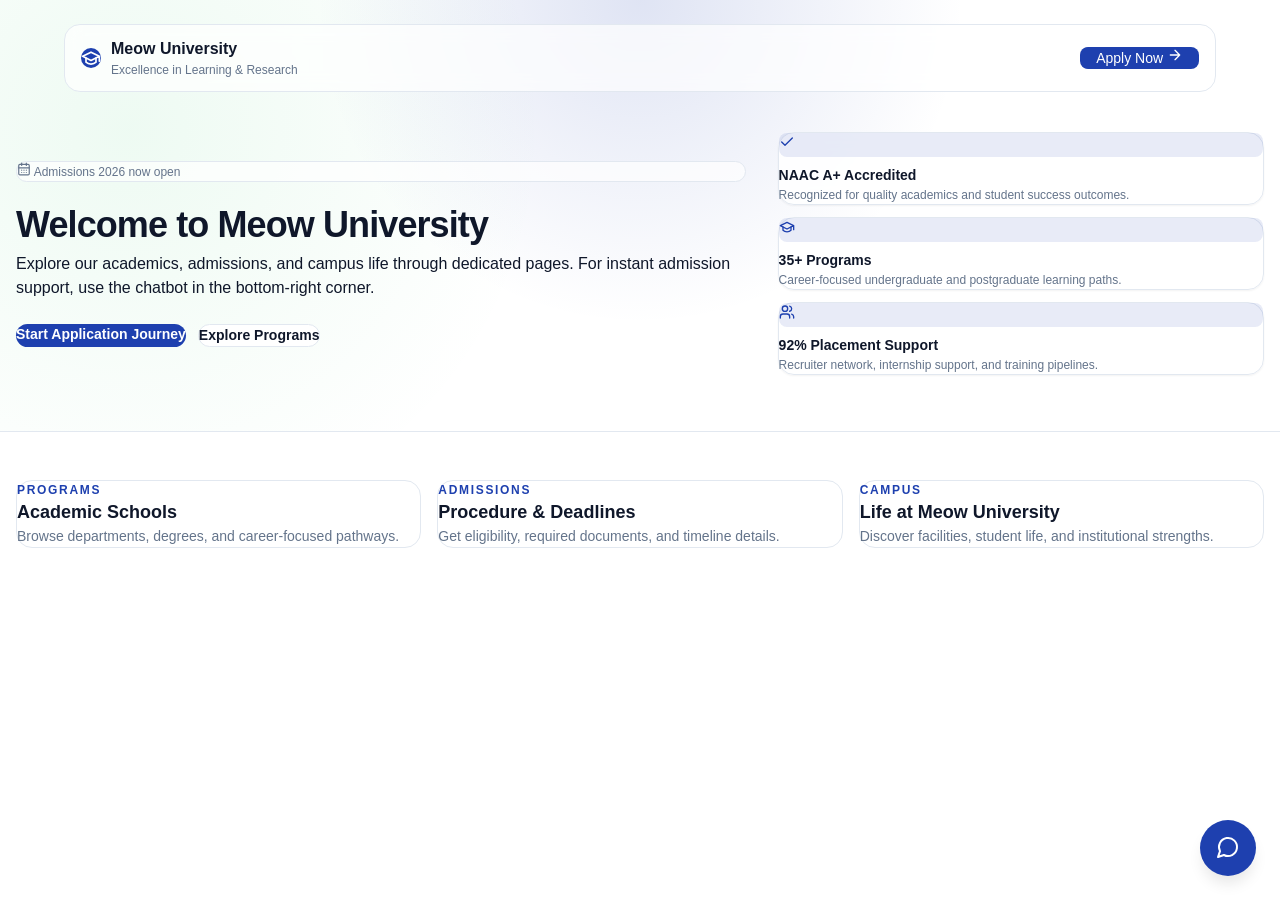
<file: html-version/index.html>
<!DOCTYPE html>
<html lang="en">
<head>
    <meta charset="UTF-8">
    <meta name="viewport" content="width=device-width, initial-scale=1.0">
    <title>Meow University - Home</title>
    <link rel="stylesheet" href="css/styles.css">
    <link rel="icon" type="image/svg+xml" href="meow-favicon.svg">
    <script src="js/chat.js" defer></script>
</head>
<body>
    <div class="min-h-screen bg-background text-foreground">
        <div class="relative overflow-hidden border-b border-border/60 hero-gradient">
            <div class="mx-auto max-w-6xl px-4 pb-14 pt-6">
                <header class="flex flex-wrap items-center justify-between gap-3 rounded-2xl border border-border/80 bg-background/70 px-4 py-3 backdrop-blur">
                    <a href="index.html" class="flex items-center gap-2.5">
                        <div class="grid h-9 w-9 place-items-center rounded-xl bg-primary text-primary-foreground">
                            <svg xmlns="http://www.w3.org/2000/svg" width="20" height="20" viewBox="0 0 24 24" fill="none" stroke="currentColor" stroke-width="2" stroke-linecap="round" stroke-linejoin="round"><path d="M22 10v6M2 10l10-5 10 5-10 5z"/><path d="M6 12v5c3 3 9 3 12 0v-5"/></svg>
                        </div>
                        <div>
                            <p class="font-semibold leading-tight">Meow University</p>
                            <p class="text-xs text-muted-foreground">Excellence in Learning & Research</p>
                        </div>
                    </a>
                    <nav class="hidden items-center gap-5 md:flex">
                        <a href="programs.html" class="px-2 py-1 text-sm text-muted-foreground transition-colors hover:text-foreground">Programs</a>
                        <a href="admissions.html" class="px-2 py-1 text-sm text-muted-foreground transition-colors hover:text-foreground">Admissions</a>
                        <a href="campus.html" class="px-2 py-1 text-sm text-muted-foreground transition-colors hover:text-foreground">Campus</a>
                    </nav>
                    <a href="admissions.html" class="inline-flex items-center gap-2 rounded-lg bg-primary px-4 py-2 text-sm font-medium text-primary-foreground transition-opacity hover:opacity-90">
                        Apply Now
                        <svg xmlns="http://www.w3.org/2000/svg" width="16" height="16" viewBox="0 0 24 24" fill="none" stroke="currentColor" stroke-width="2" stroke-linecap="round" stroke-linejoin="round"><path d="M5 12h14M12 5l7 7-7 7"/></svg>
                    </a>
                </header>

                <section class="mt-10 grid gap-8 lg:grid-cols-[1.2fr_0.8fr] lg:items-center">
                    <div>
                        <p class="inline-flex items-center gap-2 rounded-full border border-border/80 bg-background/70 px-3 py-1 text-xs text-muted-foreground">
                            <svg xmlns="http://www.w3.org/2000/svg" width="14" height="14" viewBox="0 0 24 24" fill="none" stroke="currentColor" stroke-width="2" stroke-linecap="round" stroke-linejoin="round"><rect width="18" height="18" x="3" y="4" rx="2" ry="2"/><line x1="16" x2="16" y1="2" y2="6"/><line x1="8" x2="8" y1="2" y2="6"/><line x1="3" x2="21" y1="10" y2="10"/><path d="M8 14h.01"/><path d="M12 14h.01"/><path d="M16 14h.01"/><path d="M8 18h.01"/><path d="M12 18h.01"/><path d="M16 18h.01"/></svg>
                            Admissions 2026 now open
                        </p>
                        <h1 class="mt-4 max-w-3xl text-4xl font-semibold tracking-tight sm:text-5xl">
                            Welcome to Meow University
                        </h1>
                        <p className="mt-4 max-w-2xl text-base text-muted-foreground sm:text-lg">
                            Explore our academics, admissions, and campus life through dedicated pages. For instant admission support, use the chatbot in the bottom-right corner.
                        </p>
                        <div class="mt-6 flex flex-wrap gap-3">
                            <a href="admissions.html" class="rounded-xl bg-primary px-5 py-2.5 text-sm font-semibold text-primary-foreground transition-opacity hover:opacity-90">
                                Start Application Journey
                            </a>
                            <a href="programs.html" class="rounded-xl border border-border bg-background px-5 py-2.5 text-sm font-semibold transition-colors hover:bg-muted">
                                Explore Programs
                            </a>
                        </div>
                    </div>

                    <div class="grid gap-3">
                        <article class="rounded-2xl border border-border/80 bg-background/85 p-4 shadow-sm backdrop-blur">
                            <div class="mb-2 inline-flex h-8 w-8 items-center justify-center rounded-lg bg-primary/10 text-primary">
                                <svg xmlns="http://www.w3.org/2000/svg" width="16" height="16" viewBox="0 0 24 24" fill="none" stroke="currentColor" stroke-width="2" stroke-linecap="round" stroke-linejoin="round"><path d="M20 6 9 17l-5-5"/></svg>
                            </div>
                            <h2 class="text-sm font-semibold">NAAC A+ Accredited</h2>
                            <p class="mt-1 text-xs text-muted-foreground">Recognized for quality academics and student success outcomes.</p>
                        </article>
                        <article class="rounded-2xl border border-border/80 bg-background/85 p-4 shadow-sm backdrop-blur">
                            <div class="mb-2 inline-flex h-8 w-8 items-center justify-center rounded-lg bg-primary/10 text-primary">
                                <svg xmlns="http://www.w3.org/2000/svg" width="16" height="16" viewBox="0 0 24 24" fill="none" stroke="currentColor" stroke-width="2" stroke-linecap="round" stroke-linejoin="round"><path d="M22 10v6M2 10l10-5 10 5-10 5z"/><path d="M6 12v5c3 3 9 3 12 0v-5"/></svg>
                            </div>
                            <h2 class="text-sm font-semibold">35+ Programs</h2>
                            <p class="mt-1 text-xs text-muted-foreground">Career-focused undergraduate and postgraduate learning paths.</p>
                        </article>
                        <article class="rounded-2xl border border-border/80 bg-background/85 p-4 shadow-sm backdrop-blur">
                            <div class="mb-2 inline-flex h-8 w-8 items-center justify-center rounded-lg bg-primary/10 text-primary">
                                <svg xmlns="http://www.w3.org/2000/svg" width="16" height="16" viewBox="0 0 24 24" fill="none" stroke="currentColor" stroke-width="2" stroke-linecap="round" stroke-linejoin="round"><path d="M16 21v-2a4 4 0 0 0-4-4H6a4 4 0 0 0-4 4v2"/><circle cx="9" cy="7" r="4"/><path d="M22 21v-2a4 4 0 0 0-3-3.87"/><path d="M16 3.13a4 4 0 0 1 0 7.75"/></svg>
                            </div>
                            <h2 class="text-sm font-semibold">92% Placement Support</h2>
                            <p class="mt-1 text-xs text-muted-foreground">Recruiter network, internship support, and training pipelines.</p>
                        </article>
                    </div>
                </section>
            </div>
        </div>

        <main class="mx-auto max-w-6xl px-4 py-12">
            <section class="grid gap-4 md:grid-cols-3">
                <a href="programs.html" class="rounded-2xl border border-border bg-card p-5 transition-all hover:-translate-y-0.5 hover:shadow-md">
                    <p class="text-xs font-semibold uppercase tracking-[0.14em] text-primary">Programs</p>
                    <h2 class="mt-2 text-lg font-semibold">Academic Schools</h2>
                    <p class="mt-1.5 text-sm text-muted-foreground">Browse departments, degrees, and career-focused pathways.</p>
                </a>
                <a href="admissions.html" class="rounded-2xl border border-border bg-card p-5 transition-all hover:-translate-y-0.5 hover:shadow-md">
                    <p class="text-xs font-semibold uppercase tracking-[0.14em] text-primary">Admissions</p>
                    <h2 class="mt-2 text-lg font-semibold">Procedure & Deadlines</h2>
                    <p class="mt-1.5 text-sm text-muted-foreground">Get eligibility, required documents, and timeline details.</p>
                </a>
                <a href="campus.html" class="rounded-2xl border border-border bg-card p-5 transition-all hover:-translate-y-0.5 hover:shadow-md">
                    <p class="text-xs font-semibold uppercase tracking-[0.14em] text-primary">Campus</p>
                    <h2 class="mt-2 text-lg font-semibold">Life at Meow University</h2>
                    <p class="mt-1.5 text-sm text-muted-foreground">Discover facilities, student life, and institutional strengths.</p>
                </a>
            </section>
        </main>

        <!-- Chat Widget -->
        <div id="chat-widget-container" class="fixed bottom-6 right-6 z-50">
            <div id="chat-window" class="rounded-2xl shadow-2xl border border-border overflow-hidden">
                <div class="flex items-center justify-between px-4 py-3 border-b border-border bg-muted/30">
                    <div class="flex items-center gap-2.5">
                        <div class="w-8 h-8 rounded-xl bg-primary flex items-center justify-center">
                            <svg xmlns="http://www.w3.org/2000/svg" width="16" height="16" viewBox="0 0 24 24" fill="none" stroke="white" stroke-width="2" stroke-linecap="round" stroke-linejoin="round"><path d="M22 10v6M2 10l10-5 10 5-10 5z"/><path d="M6 12v5c3 3 9 3 12 0v-5"/></svg>
                        </div>
                        <div>
                            <h2 class="text-sm font-semibold leading-tight">Meow University</h2>
                            <p class="text-[11px] text-muted-foreground leading-tight">Admission Assistant</p>
                        </div>
                    </div>
                    <button onclick="toggleChat()" class="p-1.5 rounded-lg hover:bg-muted text-muted-foreground">
                        <svg xmlns="http://www.w3.org/2000/svg" width="16" height="16" viewBox="0 0 24 24" fill="none" stroke="currentColor" stroke-width="2" stroke-linecap="round" stroke-linejoin="round"><path d="M18 6 6 18"/><path d="m6 6 12 12"/></svg>
                    </button>
                </div>
                <div id="chat-messages" class="flex-1 overflow-y-auto py-4 flex flex-col gap-3">
                    <!-- Messages will be appended here -->
                </div>
                <div id="chat-input-container" class="border-t border-border pt-2 bg-background">
                    <div class="flex items-center gap-2 px-4 py-2">
                        <textarea id="chat-input" placeholder="Type a message..." rows="1" class="flex-1"></textarea>
                        <button onclick="sendMessage()" class="w-8 h-8 rounded-lg bg-primary text-white flex items-center justify-center">
                            <svg xmlns="http://www.w3.org/2000/svg" width="16" height="16" viewBox="0 0 24 24" fill="none" stroke="currentColor" stroke-width="2" stroke-linecap="round" stroke-linejoin="round"><path d="m5 12 7-7 7 7"/><path d="M12 19V5"/></svg>
                        </button>
                    </div>
                </div>
            </div>
            <button onclick="toggleChat()" class="chat-toggle-btn rounded-full bg-primary text-primary-foreground shadow-lg flex items-center justify-center hover:shadow-xl transition-shadow">
                <div id="chat-toggle-icon">
                    <svg xmlns="http://www.w3.org/2000/svg" width="24" height="24" viewBox="0 0 24 24" fill="none" stroke="currentColor" stroke-width="2" stroke-linecap="round" stroke-linejoin="round"><path d="M7.9 20A9 9 0 1 0 4 16.1L2 22Z"/></svg>
                </div>
            </button>
        </div>
    </div>
</body>
</html>
</file>
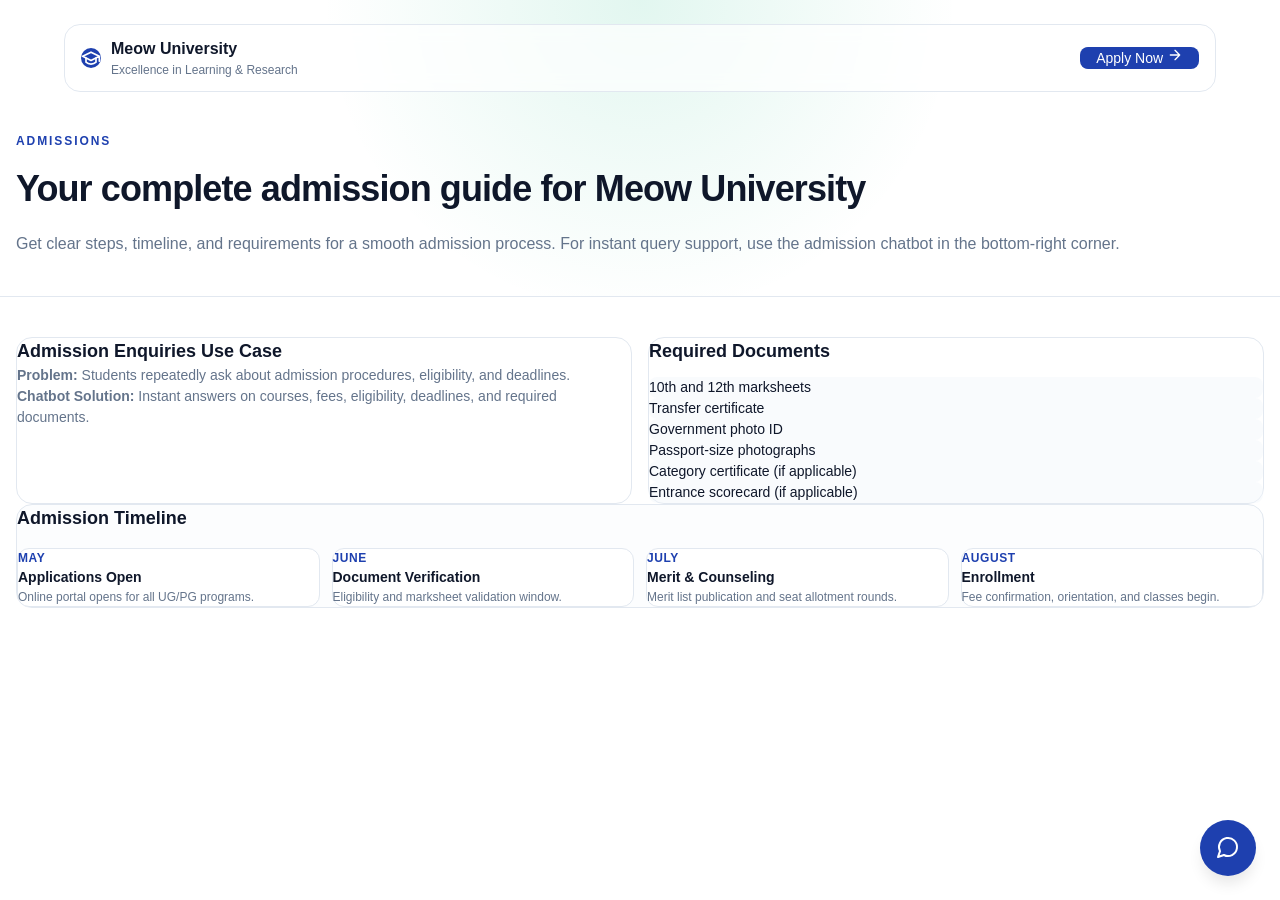
<file: html-version/admissions.html>
<!DOCTYPE html>
<html lang="en">
<head>
    <meta charset="UTF-8">
    <meta name="viewport" content="width=device-width, initial-scale=1.0">
    <title>Meow University - Admissions</title>
    <link rel="stylesheet" href="css/styles.css">
    <link rel="icon" type="image/svg+xml" href="meow-favicon.svg">
    <script src="js/chat.js" defer></script>
</head>
<body>
    <div class="min-h-screen bg-background text-foreground">
        <div class="border-b border-border/60 admissions-gradient">
            <div class="mx-auto max-w-6xl px-4 pb-10 pt-6">
                <header class="flex flex-wrap items-center justify-between gap-3 rounded-2xl border border-border/80 bg-background/70 px-4 py-3 backdrop-blur">
                    <a href="index.html" class="flex items-center gap-2.5">
                        <div class="grid h-9 w-9 place-items-center rounded-xl bg-primary text-primary-foreground">
                            <svg xmlns="http://www.w3.org/2000/svg" width="20" height="20" viewBox="0 0 24 24" fill="none" stroke="currentColor" stroke-width="2" stroke-linecap="round" stroke-linejoin="round"><path d="M22 10v6M2 10l10-5 10 5-10 5z"/><path d="M6 12v5c3 3 9 3 12 0v-5"/></svg>
                        </div>
                        <div>
                            <p class="font-semibold leading-tight">Meow University</p>
                            <p class="text-xs text-muted-foreground">Excellence in Learning & Research</p>
                        </div>
                    </a>
                    <nav class="hidden items-center gap-5 md:flex">
                        <a href="programs.html" class="px-2 py-1 text-sm text-muted-foreground transition-colors hover:text-foreground">Programs</a>
                        <a href="admissions.html" class="px-2 py-1 text-sm text-foreground font-medium transition-colors">Admissions</a>
                        <a href="campus.html" class="px-2 py-1 text-sm text-muted-foreground transition-colors hover:text-foreground">Campus</a>
                    </nav>
                    <a href="admissions.html" class="inline-flex items-center gap-2 rounded-lg bg-primary px-4 py-2 text-sm font-medium text-primary-foreground transition-opacity hover:opacity-90">
                        Apply Now
                        <svg xmlns="http://www.w3.org/2000/svg" width="16" height="16" viewBox="0 0 24 24" fill="none" stroke="currentColor" stroke-width="2" stroke-linecap="round" stroke-linejoin="round"><path d="M5 12h14M12 5l7 7-7 7"/></svg>
                    </a>
                </header>

                <section class="mt-10 max-w-3xl">
                    <p class="text-xs font-semibold uppercase tracking-[0.16em] text-primary">Admissions</p>
                    <h1 class="mt-3 text-4xl font-semibold tracking-tight sm:text-5xl">Your complete admission guide for Meow University</h1>
                    <p class="mt-4 text-base text-muted-foreground">
                        Get clear steps, timeline, and requirements for a smooth admission process. For instant query support, use the admission chatbot in the bottom-right corner.
                    </p>
                </section>
            </div>
        </div>

        <main class="mx-auto max-w-6xl space-y-8 px-4 py-10">
            <section class="grid gap-4 md:grid-cols-2">
                <article class="rounded-2xl border border-border bg-card p-5">
                    <h2 class="text-lg font-semibold">Admission Enquiries Use Case</h2>
                    <p class="mt-2 text-sm text-muted-foreground">
                        <strong>Problem:</strong> Students repeatedly ask about admission procedures, eligibility, and deadlines.
                    </p>
                    <p class="mt-2 text-sm text-muted-foreground">
                        <strong>Chatbot Solution:</strong> Instant answers on courses, fees, eligibility, deadlines, and required documents.
                    </p>
                </article>
                <article class="rounded-2xl border border-border bg-card p-5">
                    <h2 class="text-lg font-semibold">Required Documents</h2>
                    <ul class="mt-3 space-y-2 text-sm text-foreground">
                        <li class="rounded-lg bg-muted/40 px-3 py-2">10th and 12th marksheets</li>
                        <li class="rounded-lg bg-muted/40 px-3 py-2">Transfer certificate</li>
                        <li class="rounded-lg bg-muted/40 px-3 py-2">Government photo ID</li>
                        <li class="rounded-lg bg-muted/40 px-3 py-2">Passport-size photographs</li>
                        <li class="rounded-lg bg-muted/40 px-3 py-2">Category certificate (if applicable)</li>
                        <li class="rounded-lg bg-muted/40 px-3 py-2">Entrance scorecard (if applicable)</li>
                    </ul>
                </article>
            </section>

            <section class="rounded-2xl border border-border bg-muted/20 p-5">
                <h2 class="text-lg font-semibold">Admission Timeline</h2>
                <div class="mt-4 grid gap-3 sm:grid-cols-2 lg:grid-cols-4">
                    <article class="rounded-xl border border-border bg-background p-4">
                        <p class="text-xs font-semibold uppercase tracking-wider text-primary">May</p>
                        <h3 class="mt-1 text-sm font-semibold">Applications Open</h3>
                        <p class="mt-1 text-xs text-muted-foreground">Online portal opens for all UG/PG programs.</p>
                    </article>
                    <article class="rounded-xl border border-border bg-background p-4">
                        <p class="text-xs font-semibold uppercase tracking-wider text-primary">June</p>
                        <h3 class="mt-1 text-sm font-semibold">Document Verification</h3>
                        <p class="mt-1 text-xs text-muted-foreground">Eligibility and marksheet validation window.</p>
                    </article>
                    <article class="rounded-xl border border-border bg-background p-4">
                        <p class="text-xs font-semibold uppercase tracking-wider text-primary">July</p>
                        <h3 class="mt-1 text-sm font-semibold">Merit & Counseling</h3>
                        <p class="mt-1 text-xs text-muted-foreground">Merit list publication and seat allotment rounds.</p>
                    </article>
                    <article class="rounded-xl border border-border bg-background p-4">
                        <p class="text-xs font-semibold uppercase tracking-wider text-primary">August</p>
                        <h3 class="mt-1 text-sm font-semibold">Enrollment</h3>
                        <p class="mt-1 text-xs text-muted-foreground">Fee confirmation, orientation, and classes begin.</p>
                    </article>
                </div>
            </section>
        </main>

        <!-- Chat Widget -->
        <div id="chat-widget-container" class="fixed bottom-6 right-6 z-50">
            <div id="chat-window" class="rounded-2xl shadow-2xl border border-border overflow-hidden">
                <div class="flex items-center justify-between px-4 py-3 border-b border-border bg-muted/30">
                    <div class="flex items-center gap-2.5">
                        <div class="w-8 h-8 rounded-xl bg-primary flex items-center justify-center">
                            <svg xmlns="http://www.w3.org/2000/svg" width="16" height="16" viewBox="0 0 24 24" fill="none" stroke="white" stroke-width="2" stroke-linecap="round" stroke-linejoin="round"><path d="M22 10v6M2 10l10-5 10 5-10 5z"/><path d="M6 12v5c3 3 9 3 12 0v-5"/></svg>
                        </div>
                        <div>
                            <h2 class="text-sm font-semibold leading-tight">Meow University</h2>
                            <p class="text-[11px] text-muted-foreground leading-tight">Admission Assistant</p>
                        </div>
                    </div>
                    <button onclick="toggleChat()" class="p-1.5 rounded-lg hover:bg-muted text-muted-foreground">
                        <svg xmlns="http://www.w3.org/2000/svg" width="16" height="16" viewBox="0 0 24 24" fill="none" stroke="currentColor" stroke-width="2" stroke-linecap="round" stroke-linejoin="round"><path d="M18 6 6 18"/><path d="m6 6 12 12"/></svg>
                    </button>
                </div>
                <div id="chat-messages" class="flex-1 overflow-y-auto py-4 flex flex-col gap-3">
                    <!-- Messages will be appended here -->
                </div>
                <div id="chat-input-container" class="border-t border-border pt-2 bg-background">
                    <div class="flex items-center gap-2 px-4 py-2">
                        <textarea id="chat-input" placeholder="Type a message..." rows="1" class="flex-1"></textarea>
                        <button onclick="sendMessage()" class="w-8 h-8 rounded-lg bg-primary text-white flex items-center justify-center">
                            <svg xmlns="http://www.w3.org/2000/svg" width="16" height="16" viewBox="0 0 24 24" fill="none" stroke="currentColor" stroke-width="2" stroke-linecap="round" stroke-linejoin="round"><path d="m5 12 7-7 7 7"/><path d="M12 19V5"/></svg>
                        </button>
                    </div>
                </div>
            </div>
            <button onclick="toggleChat()" class="chat-toggle-btn rounded-full bg-primary text-primary-foreground shadow-lg flex items-center justify-center hover:shadow-xl transition-shadow">
                <div id="chat-toggle-icon">
                    <svg xmlns="http://www.w3.org/2000/svg" width="24" height="24" viewBox="0 0 24 24" fill="none" stroke="currentColor" stroke-width="2" stroke-linecap="round" stroke-linejoin="round"><path d="M7.9 20A9 9 0 1 0 4 16.1L2 22Z"/></svg>
                </div>
            </button>
        </div>
    </div>
</body>
</html>
</file>
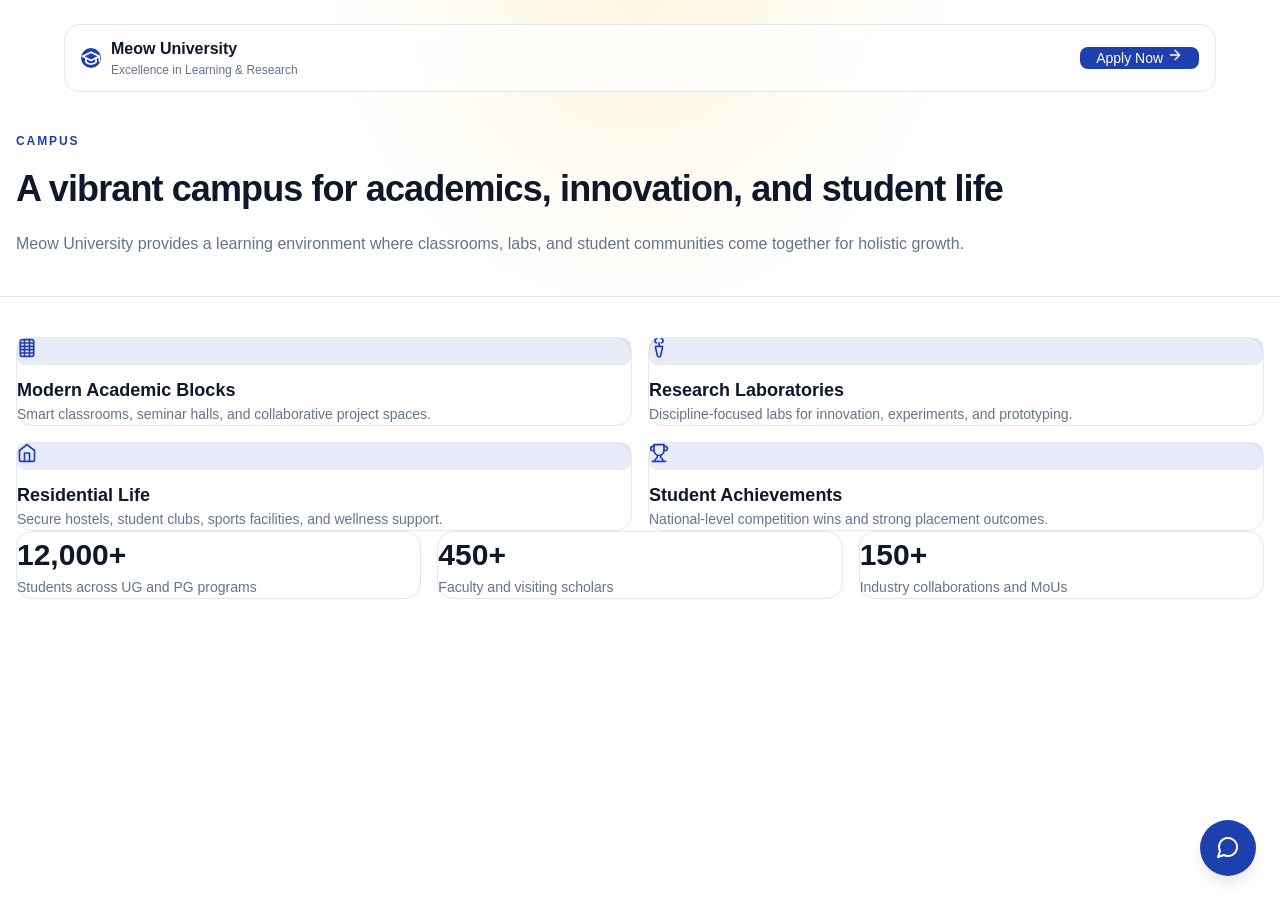
<file: html-version/campus.html>
<!DOCTYPE html>
<html lang="en">
<head>
    <meta charset="UTF-8">
    <meta name="viewport" content="width=device-width, initial-scale=1.0">
    <title>Meow University - Campus</title>
    <link rel="stylesheet" href="css/styles.css">
    <link rel="icon" type="image/svg+xml" href="meow-favicon.svg">
    <script src="js/chat.js" defer></script>
</head>
<body>
    <div class="min-h-screen bg-background text-foreground">
        <div class="border-b border-border/60 campus-gradient">
            <div class="mx-auto max-w-6xl px-4 pb-10 pt-6">
                <header class="flex flex-wrap items-center justify-between gap-3 rounded-2xl border border-border/80 bg-background/70 px-4 py-3 backdrop-blur">
                    <a href="index.html" class="flex items-center gap-2.5">
                        <div class="grid h-9 w-9 place-items-center rounded-xl bg-primary text-primary-foreground">
                            <svg xmlns="http://www.w3.org/2000/svg" width="20" height="20" viewBox="0 0 24 24" fill="none" stroke="currentColor" stroke-width="2" stroke-linecap="round" stroke-linejoin="round"><path d="M22 10v6M2 10l10-5 10 5-10 5z"/><path d="M6 12v5c3 3 9 3 12 0v-5"/></svg>
                        </div>
                        <div>
                            <p class="font-semibold leading-tight">Meow University</p>
                            <p class="text-xs text-muted-foreground">Excellence in Learning & Research</p>
                        </div>
                    </a>
                    <nav class="hidden items-center gap-5 md:flex">
                        <a href="programs.html" class="px-2 py-1 text-sm text-muted-foreground transition-colors hover:text-foreground">Programs</a>
                        <a href="admissions.html" class="px-2 py-1 text-sm text-muted-foreground transition-colors hover:text-foreground">Admissions</a>
                        <a href="campus.html" class="px-2 py-1 text-sm text-foreground font-medium transition-colors">Campus</a>
                    </nav>
                    <a href="admissions.html" class="inline-flex items-center gap-2 rounded-lg bg-primary px-4 py-2 text-sm font-medium text-primary-foreground transition-opacity hover:opacity-90">
                        Apply Now
                        <svg xmlns="http://www.w3.org/2000/svg" width="16" height="16" viewBox="0 0 24 24" fill="none" stroke="currentColor" stroke-width="2" stroke-linecap="round" stroke-linejoin="round"><path d="M5 12h14M12 5l7 7-7 7"/></svg>
                    </a>
                </header>

                <section class="mt-10 max-w-3xl">
                    <p class="text-xs font-semibold uppercase tracking-[0.16em] text-primary">Campus</p>
                    <h1 class="mt-3 text-4xl font-semibold tracking-tight sm:text-5xl">A vibrant campus for academics, innovation, and student life</h1>
                    <p class="mt-4 text-base text-muted-foreground">
                        Meow University provides a learning environment where classrooms, labs, and student communities come together for holistic growth.
                    </p>
                </section>
            </div>
        </div>

        <main class="mx-auto max-w-6xl space-y-8 px-4 py-10">
            <section class="grid gap-4 md:grid-cols-2">
                <article class="rounded-2xl border border-border bg-card p-5">
                    <div class="mb-3 inline-flex h-9 w-9 items-center justify-center rounded-lg bg-primary/10 text-primary">
                        <svg xmlns="http://www.w3.org/2000/svg" width="20" height="20" viewBox="0 0 24 24" fill="none" stroke="currentColor" stroke-width="2" stroke-linecap="round" stroke-linejoin="round"><rect x="4" y="2" width="16" height="20" rx="2" ry="2"/><line x1="9" y1="22" x2="9" y2="2"/><line x1="15" y1="22" x2="15" y2="2"/><line x1="4" y1="6" x2="20" y2="6"/><line x1="4" y1="10" x2="20" y2="10"/><line x1="4" y1="14" x2="20" y2="14"/><line x1="4" y1="18" x2="20" y2="18"/></svg>
                    </div>
                    <h2 class="text-lg font-semibold">Modern Academic Blocks</h2>
                    <p class="mt-1.5 text-sm text-muted-foreground">Smart classrooms, seminar halls, and collaborative project spaces.</p>
                </article>
                <article class="rounded-2xl border border-border bg-card p-5">
                    <div class="mb-3 inline-flex h-9 w-9 items-center justify-center rounded-lg bg-primary/10 text-primary">
                        <svg xmlns="http://www.w3.org/2000/svg" width="20" height="20" viewBox="0 0 24 24" fill="none" stroke="currentColor" stroke-width="2" stroke-linecap="round" stroke-linejoin="round"><path d="M16.3 11 14 21.2a2 2 0 0 1-3.9 0L7.7 11"/><path d="M9 5.8a2.5 2.5 0 0 1 0-4.9"/><path d="M15 5.8a2.5 2.5 0 0 0 0-4.9"/><path d="M12 5.8V10"/><path d="M8 10h8"/></svg>
                    </div>
                    <h2 class="text-lg font-semibold">Research Laboratories</h2>
                    <p class="mt-1.5 text-sm text-muted-foreground">Discipline-focused labs for innovation, experiments, and prototyping.</p>
                </article>
                <article class="rounded-2xl border border-border bg-card p-5">
                    <div class="mb-3 inline-flex h-9 w-9 items-center justify-center rounded-lg bg-primary/10 text-primary">
                        <svg xmlns="http://www.w3.org/2000/svg" width="20" height="20" viewBox="0 0 24 24" fill="none" stroke="currentColor" stroke-width="2" stroke-linecap="round" stroke-linejoin="round"><path d="m3 9 9-7 9 7v11a2 2 0 0 1-2 2H5a2 2 0 0 1-2-2z"/><polyline points="9 22 9 12 15 12 15 22"/></svg>
                    </div>
                    <h2 class="text-lg font-semibold">Residential Life</h2>
                    <p class="mt-1.5 text-sm text-muted-foreground">Secure hostels, student clubs, sports facilities, and wellness support.</p>
                </article>
                <article class="rounded-2xl border border-border bg-card p-5">
                    <div class="mb-3 inline-flex h-9 w-9 items-center justify-center rounded-lg bg-primary/10 text-primary">
                        <svg xmlns="http://www.w3.org/2000/svg" width="20" height="20" viewBox="0 0 24 24" fill="none" stroke="currentColor" stroke-width="2" stroke-linecap="round" stroke-linejoin="round"><path d="M6 9H4.5a2.5 2.5 0 0 1 0-5H6"/><path d="M18 9h1.5a2.5 2.5 0 0 0 0-5H18"/><path d="M4 22h16"/><path d="M10 14.66V17c0 .55-.47.98-.97 1.21C7.85 18.75 7 20.24 7 22"/><path d="M14 14.66V17c0 .55.47.98.97 1.21C16.15 18.75 17 20.24 17 22"/><path d="M18 2H6v7a6 6 0 0 0 12 0V2Z"/></svg>
                    </div>
                    <h2 class="text-lg font-semibold">Student Achievements</h2>
                    <p class="mt-1.5 text-sm text-muted-foreground">National-level competition wins and strong placement outcomes.</p>
                </article>
            </section>

            <section class="grid gap-4 md:grid-cols-3">
                <article class="rounded-2xl border border-border bg-card p-5">
                    <p class="text-3xl font-semibold">12,000+</p>
                    <p class="mt-1 text-sm text-muted-foreground">Students across UG and PG programs</p>
                </article>
                <article class="rounded-2xl border border-border bg-card p-5">
                    <p class="text-3xl font-semibold">450+</p>
                    <p class="mt-1 text-sm text-muted-foreground">Faculty and visiting scholars</p>
                </article>
                <article class="rounded-2xl border border-border bg-card p-5">
                    <p class="text-3xl font-semibold">150+</p>
                    <p class="mt-1 text-sm text-muted-foreground">Industry collaborations and MoUs</p>
                </article>
            </section>
        </main>

        <!-- Chat Widget -->
        <div id="chat-widget-container" class="fixed bottom-6 right-6 z-50">
            <div id="chat-window" class="rounded-2xl shadow-2xl border border-border overflow-hidden">
                <div class="flex items-center justify-between px-4 py-3 border-b border-border bg-muted/30">
                    <div class="flex items-center gap-2.5">
                        <div class="w-8 h-8 rounded-xl bg-primary flex items-center justify-center">
                            <svg xmlns="http://www.w3.org/2000/svg" width="16" height="16" viewBox="0 0 24 24" fill="none" stroke="white" stroke-width="2" stroke-linecap="round" stroke-linejoin="round"><path d="M22 10v6M2 10l10-5 10 5-10 5z"/><path d="M6 12v5c3 3 9 3 12 0v-5"/></svg>
                        </div>
                        <div>
                            <h2 class="text-sm font-semibold leading-tight">Meow University</h2>
                            <p class="text-[11px] text-muted-foreground leading-tight">Admission Assistant</p>
                        </div>
                    </div>
                    <button onclick="toggleChat()" class="p-1.5 rounded-lg hover:bg-muted text-muted-foreground">
                        <svg xmlns="http://www.w3.org/2000/svg" width="16" height="16" viewBox="0 0 24 24" fill="none" stroke="currentColor" stroke-width="2" stroke-linecap="round" stroke-linejoin="round"><path d="M18 6 6 18"/><path d="m6 6 12 12"/></svg>
                    </button>
                </div>
                <div id="chat-messages" class="flex-1 overflow-y-auto py-4 flex flex-col gap-3">
                    <!-- Messages will be appended here -->
                </div>
                <div id="chat-input-container" class="border-t border-border pt-2 bg-background">
                    <div class="flex items-center gap-2 px-4 py-2">
                        <textarea id="chat-input" placeholder="Type a message..." rows="1" class="flex-1"></textarea>
                        <button onclick="sendMessage()" class="w-8 h-8 rounded-lg bg-primary text-white flex items-center justify-center">
                            <svg xmlns="http://www.w3.org/2000/svg" width="16" height="16" viewBox="0 0 24 24" fill="none" stroke="currentColor" stroke-width="2" stroke-linecap="round" stroke-linejoin="round"><path d="m5 12 7-7 7 7"/><path d="M12 19V5"/></svg>
                        </button>
                    </div>
                </div>
            </div>
            <button onclick="toggleChat()" class="chat-toggle-btn rounded-full bg-primary text-primary-foreground shadow-lg flex items-center justify-center hover:shadow-xl transition-shadow">
                <div id="chat-toggle-icon">
                    <svg xmlns="http://www.w3.org/2000/svg" width="24" height="24" viewBox="0 0 24 24" fill="none" stroke="currentColor" stroke-width="2" stroke-linecap="round" stroke-linejoin="round"><path d="M7.9 20A9 9 0 1 0 4 16.1L2 22Z"/></svg>
                </div>
            </button>
        </div>
    </div>
</body>
</html>
</file>
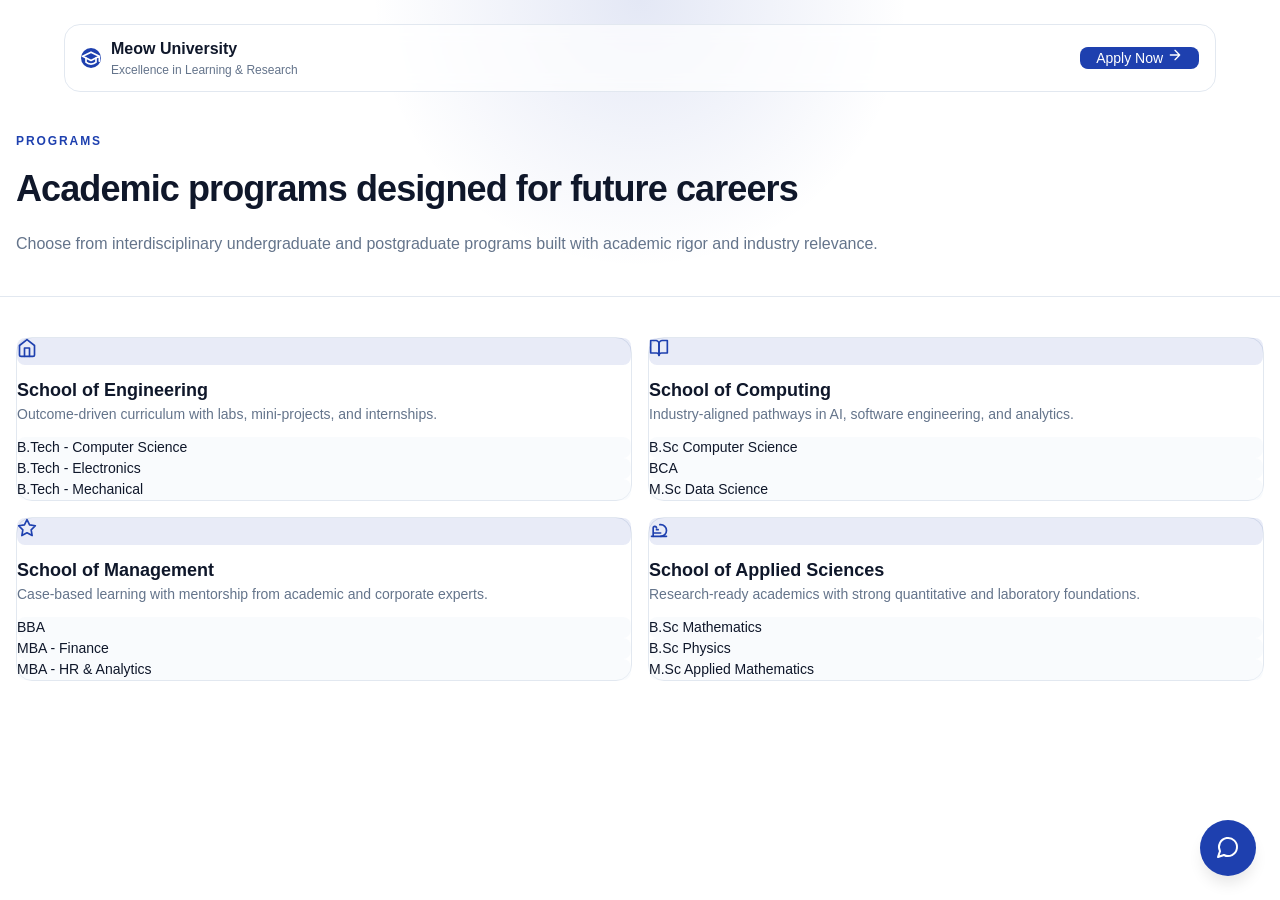
<file: html-version/programs.html>
<!DOCTYPE html>
<html lang="en">
<head>
    <meta charset="UTF-8">
    <meta name="viewport" content="width=device-width, initial-scale=1.0">
    <title>Meow University - Programs</title>
    <link rel="stylesheet" href="css/styles.css">
    <link rel="icon" type="image/svg+xml" href="meow-favicon.svg">
    <script src="js/chat.js" defer></script>
</head>
<body>
    <div class="min-h-screen bg-background text-foreground">
        <div class="relative overflow-hidden border-b border-border/60 programs-gradient">
            <div class="mx-auto max-w-6xl px-4 pb-10 pt-6">
                <header class="flex flex-wrap items-center justify-between gap-3 rounded-2xl border border-border/80 bg-background/70 px-4 py-3 backdrop-blur">
                    <a href="index.html" class="flex items-center gap-2.5">
                        <div class="grid h-9 w-9 place-items-center rounded-xl bg-primary text-primary-foreground">
                            <svg xmlns="http://www.w3.org/2000/svg" width="20" height="20" viewBox="0 0 24 24" fill="none" stroke="currentColor" stroke-width="2" stroke-linecap="round" stroke-linejoin="round"><path d="M22 10v6M2 10l10-5 10 5-10 5z"/><path d="M6 12v5c3 3 9 3 12 0v-5"/></svg>
                        </div>
                        <div>
                            <p class="font-semibold leading-tight">Meow University</p>
                            <p class="text-xs text-muted-foreground">Excellence in Learning & Research</p>
                        </div>
                    </a>
                    <nav class="hidden items-center gap-5 md:flex">
                        <a href="programs.html" class="px-2 py-1 text-sm text-foreground font-medium transition-colors">Programs</a>
                        <a href="admissions.html" class="px-2 py-1 text-sm text-muted-foreground transition-colors hover:text-foreground">Admissions</a>
                        <a href="campus.html" class="px-2 py-1 text-sm text-muted-foreground transition-colors hover:text-foreground">Campus</a>
                    </nav>
                    <a href="admissions.html" class="inline-flex items-center gap-2 rounded-lg bg-primary px-4 py-2 text-sm font-medium text-primary-foreground transition-opacity hover:opacity-90">
                        Apply Now
                        <svg xmlns="http://www.w3.org/2000/svg" width="16" height="16" viewBox="0 0 24 24" fill="none" stroke="currentColor" stroke-width="2" stroke-linecap="round" stroke-linejoin="round"><path d="M5 12h14M12 5l7 7-7 7"/></svg>
                    </a>
                </header>

                <section class="mt-10 max-w-3xl">
                    <p class="text-xs font-semibold uppercase tracking-[0.16em] text-primary">Programs</p>
                    <h1 class="mt-3 text-4xl font-semibold tracking-tight sm:text-5xl">Academic programs designed for future careers</h1>
                    <p class="mt-4 text-base text-muted-foreground">
                        Choose from interdisciplinary undergraduate and postgraduate programs built with academic rigor and industry relevance.
                    </p>
                </section>
            </div>
        </div>

        <main class="mx-auto max-w-6xl px-4 py-10">
            <div class="grid gap-4 md:grid-cols-2">
                <article class="rounded-2xl border border-border bg-card p-5">
                    <div class="mb-3 inline-flex h-9 w-9 items-center justify-center rounded-lg bg-primary/10 text-primary">
                        <svg xmlns="http://www.w3.org/2000/svg" width="20" height="20" viewBox="0 0 24 24" fill="none" stroke="currentColor" stroke-width="2" stroke-linecap="round" stroke-linejoin="round"><path d="m3 9 9-7 9 7v11a2 2 0 0 1-2 2H5a2 2 0 0 1-2-2z"/><polyline points="9 22 9 12 15 12 15 22"/></svg>
                    </div>
                    <h2 class="text-lg font-semibold">School of Engineering</h2>
                    <p class="mt-1.5 text-sm text-muted-foreground">Outcome-driven curriculum with labs, mini-projects, and internships.</p>
                    <ul class="mt-3 space-y-1.5 text-sm text-foreground">
                        <li class="rounded-lg bg-muted/40 px-3 py-1.5">B.Tech - Computer Science</li>
                        <li class="rounded-lg bg-muted/40 px-3 py-1.5">B.Tech - Electronics</li>
                        <li class="rounded-lg bg-muted/40 px-3 py-1.5">B.Tech - Mechanical</li>
                    </ul>
                </article>
                <article class="rounded-2xl border border-border bg-card p-5">
                    <div class="mb-3 inline-flex h-9 w-9 items-center justify-center rounded-lg bg-primary/10 text-primary">
                        <svg xmlns="http://www.w3.org/2000/svg" width="20" height="20" viewBox="0 0 24 24" fill="none" stroke="currentColor" stroke-width="2" stroke-linecap="round" stroke-linejoin="round"><path d="M2 3h6a4 4 0 0 1 4 4v14a3 3 0 0 0-3-3H2z"/><path d="M22 3h-6a4 4 0 0 0-4 4v14a3 3 0 0 1 3-3h7z"/></svg>
                    </div>
                    <h2 class="text-lg font-semibold">School of Computing</h2>
                    <p class="mt-1.5 text-sm text-muted-foreground">Industry-aligned pathways in AI, software engineering, and analytics.</p>
                    <ul class="mt-3 space-y-1.5 text-sm text-foreground">
                        <li class="rounded-lg bg-muted/40 px-3 py-1.5">B.Sc Computer Science</li>
                        <li class="rounded-lg bg-muted/40 px-3 py-1.5">BCA</li>
                        <li class="rounded-lg bg-muted/40 px-3 py-1.5">M.Sc Data Science</li>
                    </ul>
                </article>
                <article class="rounded-2xl border border-border bg-card p-5">
                    <div class="mb-3 inline-flex h-9 w-9 items-center justify-center rounded-lg bg-primary/10 text-primary">
                        <svg xmlns="http://www.w3.org/2000/svg" width="20" height="20" viewBox="0 0 24 24" fill="none" stroke="currentColor" stroke-width="2" stroke-linecap="round" stroke-linejoin="round"><path d="M12 2l3.09 6.26L22 9.27l-5 4.87 1.18 6.88L12 17.77l-6.18 3.25L7 14.14 2 9.27l6.91-1.01L12 2z"/></svg>
                    </div>
                    <h2 class="text-lg font-semibold">School of Management</h2>
                    <p class="mt-1.5 text-sm text-muted-foreground">Case-based learning with mentorship from academic and corporate experts.</p>
                    <ul class="mt-3 space-y-1.5 text-sm text-foreground">
                        <li class="rounded-lg bg-muted/40 px-3 py-1.5">BBA</li>
                        <li class="rounded-lg bg-muted/40 px-3 py-1.5">MBA - Finance</li>
                        <li class="rounded-lg bg-muted/40 px-3 py-1.5">MBA - HR & Analytics</li>
                    </ul>
                </article>
                <article class="rounded-2xl border border-border bg-card p-5">
                    <div class="mb-3 inline-flex h-9 w-9 items-center justify-center rounded-lg bg-primary/10 text-primary">
                        <svg xmlns="http://www.w3.org/2000/svg" width="20" height="20" viewBox="0 0 24 24" fill="none" stroke="currentColor" stroke-width="2" stroke-linecap="round" stroke-linejoin="round"><path d="M6 18h8"/><path d="M3 22h18"/><path d="M14 22a7 7 0 1 0 0-14h-1"/><path d="M9 14h2"/><path d="M9 12a2 2 0 1 0-4 0v10"/></svg>
                    </div>
                    <h2 class="text-lg font-semibold">School of Applied Sciences</h2>
                    <p class="mt-1.5 text-sm text-muted-foreground">Research-ready academics with strong quantitative and laboratory foundations.</p>
                    <ul class="mt-3 space-y-1.5 text-sm text-foreground">
                        <li class="rounded-lg bg-muted/40 px-3 py-1.5">B.Sc Mathematics</li>
                        <li class="rounded-lg bg-muted/40 px-3 py-1.5">B.Sc Physics</li>
                        <li class="rounded-lg bg-muted/40 px-3 py-1.5">M.Sc Applied Mathematics</li>
                    </ul>
                </article>
            </div>
        </main>

        <!-- Chat Widget -->
        <div id="chat-widget-container" class="fixed bottom-6 right-6 z-50">
            <div id="chat-window" class="rounded-2xl shadow-2xl border border-border overflow-hidden">
                <div class="flex items-center justify-between px-4 py-3 border-b border-border bg-muted/30">
                    <div class="flex items-center gap-2.5">
                        <div class="w-8 h-8 rounded-xl bg-primary flex items-center justify-center">
                            <svg xmlns="http://www.w3.org/2000/svg" width="16" height="16" viewBox="0 0 24 24" fill="none" stroke="white" stroke-width="2" stroke-linecap="round" stroke-linejoin="round"><path d="M22 10v6M2 10l10-5 10 5-10 5z"/><path d="M6 12v5c3 3 9 3 12 0v-5"/></svg>
                        </div>
                        <div>
                            <h2 class="text-sm font-semibold leading-tight">Meow University</h2>
                            <p class="text-[11px] text-muted-foreground leading-tight">Admission Assistant</p>
                        </div>
                    </div>
                    <button onclick="toggleChat()" class="p-1.5 rounded-lg hover:bg-muted text-muted-foreground">
                        <svg xmlns="http://www.w3.org/2000/svg" width="16" height="16" viewBox="0 0 24 24" fill="none" stroke="currentColor" stroke-width="2" stroke-linecap="round" stroke-linejoin="round"><path d="M18 6 6 18"/><path d="m6 6 12 12"/></svg>
                    </button>
                </div>
                <div id="chat-messages" class="flex-1 overflow-y-auto py-4 flex flex-col gap-3">
                    <!-- Messages will be appended here -->
                </div>
                <div id="chat-input-container" class="border-t border-border pt-2 bg-background">
                    <div class="flex items-center gap-2 px-4 py-2">
                        <textarea id="chat-input" placeholder="Type a message..." rows="1" class="flex-1"></textarea>
                        <button onclick="sendMessage()" class="w-8 h-8 rounded-lg bg-primary text-white flex items-center justify-center">
                            <svg xmlns="http://www.w3.org/2000/svg" width="16" height="16" viewBox="0 0 24 24" fill="none" stroke="currentColor" stroke-width="2" stroke-linecap="round" stroke-linejoin="round"><path d="m5 12 7-7 7 7"/><path d="M12 19V5"/></svg>
                        </button>
                    </div>
                </div>
            </div>
            <button onclick="toggleChat()" class="chat-toggle-btn rounded-full bg-primary text-primary-foreground shadow-lg flex items-center justify-center hover:shadow-xl transition-shadow">
                <div id="chat-toggle-icon">
                    <svg xmlns="http://www.w3.org/2000/svg" width="24" height="24" viewBox="0 0 24 24" fill="none" stroke="currentColor" stroke-width="2" stroke-linecap="round" stroke-linejoin="round"><path d="M7.9 20A9 9 0 1 0 4 16.1L2 22Z"/></svg>
                </div>
            </button>
        </div>
    </div>
</body>
</html>
</file>
<file: html-version/css/styles.css>
:root {
  --background: #ffffff;
  --foreground: #0f172a;
  --card: #ffffff;
  --card-foreground: #0f172a;
  --popover: #ffffff;
  --popover-foreground: #0f172a;
  --primary: #1e40af;
  --primary-foreground: #ffffff;
  --secondary: #f1f5f9;
  --secondary-foreground: #0f172a;
  --muted: #f1f5f9;
  --muted-foreground: #64748b;
  --accent: #f1f5f9;
  --accent-foreground: #0f172a;
  --destructive: #ef4444;
  --destructive-foreground: #ffffff;
  --border: #e2e8f0;
  --input: #e2e8f0;
  --ring: #1e40af;
  --radius: 0.75rem;
}

.dark {
  --background: #020617;
  --foreground: #f8fafc;
  --card: #020617;
  --card-foreground: #f8fafc;
  --popover: #020617;
  --popover-foreground: #f8fafc;
  --primary: #3b82f6;
  --primary-foreground: #ffffff;
  --secondary: #1e293b;
  --secondary-foreground: #f8fafc;
  --muted: #1e293b;
  --muted-foreground: #94a3b8;
  --accent: #1e293b;
  --accent-foreground: #f8fafc;
  --destructive: #7f1d1d;
  --destructive-foreground: #f8fafc;
  --border: #1e293b;
  --input: #1e293b;
  --ring: #3b82f6;
}

* {
  box-sizing: border-box;
  margin: 0;
  padding: 0;
}

body {
  font-family: -apple-system, BlinkMacSystemFont, "Segoe UI", Roboto, "Helvetica Neue", Arial, sans-serif;
  background-color: var(--background);
  color: var(--foreground);
  line-height: 1.5;
  min-height: 100-vh;
}

.mx-auto { margin-left: auto; margin-right: auto; }
.max-w-6xl { max-w: 72rem; }
.px-4 { padding-left: 1rem; padding-right: 1rem; }
.py-3 { padding-top: 0.75rem; padding-bottom: 0.75rem; }
.py-6 { padding-top: 1.5rem; padding-bottom: 1.5rem; }
.py-10 { padding-top: 2.5rem; padding-bottom: 2.5rem; }
.py-12 { padding-top: 3rem; padding-bottom: 3rem; }
.pb-10 { padding-bottom: 2.5rem; }
.pb-14 { padding-bottom: 3.5rem; }
.pt-6 { padding-top: 1.5rem; }
.mt-3 { margin-top: 0.75rem; }
.mt-4 { margin-top: 1rem; }
.mt-6 { margin-top: 1.5rem; }
.mt-10 { margin-top: 2.5rem; }
.mb-2 { margin-bottom: 0.5rem; }
.mb-3 { margin-bottom: 0.75rem; }

.flex { display: flex; }
.flex-col { flex-direction: column; }
.items-center { align-items: center; }
.justify-between { justify-content: space-between; }
.justify-center { justify-content: center; }
.gap-1 { gap: 0.25rem; }
.gap-2 { gap: 0.5rem; }
.gap-2\.5 { gap: 0.625rem; }
.gap-3 { gap: 0.75rem; }
.gap-4 { gap: 1rem; }
.gap-5 { gap: 1.25rem; }
.gap-8 { gap: 2rem; }

.grid { display: grid; }
.grid-cols-1 { grid-template-columns: repeat(1, minmax(0, 1fr)); }
@media (min-width: 768px) {
  .md\:grid-cols-2 { grid-template-columns: repeat(2, minmax(0, 1fr)); }
  .md\:grid-cols-3 { grid-template-columns: repeat(3, minmax(0, 1fr)); }
  .md\:flex { display: flex; }
  .hidden { display: none; }
}
@media (min-width: 1024px) {
  .lg\:grid-cols-\[1\.2fr_0\.8fr\] { grid-template-columns: 1.2fr 0.8fr; }
  .lg\:grid-cols-4 { grid-template-columns: repeat(4, minmax(0, 1fr)); }
  .lg\:items-center { align-items: center; }
}

.rounded-lg { border-radius: 0.5rem; }
.rounded-xl { border-radius: 0.75rem; }
.rounded-2xl { border-radius: 1rem; }
.rounded-full { border-radius: 9999px; }

.border { border: 1px solid var(--border); }
.border-b { border-bottom: 1px solid var(--border); }
.bg-background { background-color: var(--background); }
.bg-card { background-color: var(--card); }
.bg-muted { background-color: var(--muted); }
.bg-muted\/20 { background-color: rgba(241, 245, 249, 0.2); }
.bg-muted\/30 { background-color: rgba(241, 245, 249, 0.3); }
.bg-muted\/40 { background-color: rgba(241, 245, 249, 0.4); }
.bg-primary { background-color: var(--primary); }
.bg-primary\/10 { background-color: rgba(30, 64, 175, 0.1); }
.bg-background\/70 { background-color: rgba(255, 255, 255, 0.7); }
.bg-background\/85 { background-color: rgba(255, 255, 255, 0.85); }

.text-foreground { color: var(--foreground); }
.text-muted-foreground { color: var(--muted-foreground); }
.text-primary { color: var(--primary); }
.text-primary-foreground { color: var(--primary-foreground); }

.text-xs { font-size: 0.75rem; }
.text-sm { font-size: 0.875rem; }
.text-base { font-size: 1rem; }
.text-lg { font-size: 1.125rem; }
.text-xl { font-size: 1.25rem; }
.text-3xl { font-size: 1.875rem; }
.text-4xl { font-size: 2.25rem; }
.font-semibold { font-weight: 600; }
.font-medium { font-weight: 500; }
.uppercase { text-transform: uppercase; }
.tracking-tight { letter-spacing: -0.025em; }
.tracking-wider { letter-spacing: 0.05em; }
.tracking-\[0\.14em\] { letter-spacing: 0.14em; }
.tracking-\[0\.16em\] { letter-spacing: 0.16em; }

.shadow-sm { box-shadow: 0 1px 2px 0 rgba(0, 0, 0, 0.05); }
.shadow-md { box-shadow: 0 4px 6px -1px rgba(0, 0, 0, 0.1); }
.shadow-lg { box-shadow: 0 10px 15px -3px rgba(0, 0, 0, 0.1); }
.shadow-2xl { box-shadow: 0 25px 50px -12px rgba(0, 0, 0, 0.25); }

.backdrop-blur { backdrop-filter: blur(8px); }
.transition-all { transition-property: all; transition-timing-function: cubic-bezier(0.4, 0, 0.2, 1); transition-duration: 150ms; }
.transition-colors { transition-property: color, background-color, border-color, text-decoration-color, fill, stroke; transition-timing-function: cubic-bezier(0.4, 0, 0.2, 1); transition-duration: 150ms; }
.hover\:-translate-y-0\.5:hover { transform: translateY(-0.125rem); }
.hover\:opacity-90:hover { opacity: 0.9; }
.hover\:bg-muted:hover { background-color: var(--muted); }

.relative { position: relative; }
.fixed { position: fixed; }
.bottom-6 { bottom: 1.5rem; }
.right-6 { right: 1.5rem; }
.z-50 { z-index: 50; }
.overflow-hidden { overflow: hidden; }
.min-h-screen { min-height: 100vh; }

a { text-decoration: none; color: inherit; cursor: pointer; }
ul { list-style: none; }

header {
  max-width: 72rem;
  margin: 0 auto;
}

.hero-gradient {
  background: radial-gradient(circle at top, rgba(30,64,175,0.14), transparent 42%), radial-gradient(circle at 10% 30%, rgba(34,197,94,0.08), transparent 35%);
}

.admissions-gradient {
  background: radial-gradient(circle at top, rgba(16,185,129,0.12), transparent 45%);
}

.programs-gradient {
  background: radial-gradient(circle at top, rgba(30,64,175,0.12), transparent 38%);
}

.campus-gradient {
  background: radial-gradient(circle at top, rgba(234,179,8,0.12), transparent 45%);
}

/* Chat Widget Styles */
#chat-widget-container {
  display: flex;
  flex-direction: column;
  align-items: flex-end;
  gap: 0.75rem;
}

#chat-window {
  width: 380px;
  height: 560px;
  max-height: 80vh;
  max-width: calc(100vw - 3rem);
  display: none;
  flex-direction: column;
  background-color: var(--background);
}

#chat-window.open {
  display: flex;
}

#chat-messages {
  flex: 1;
  overflow-y: auto;
  padding: 1rem;
}

.message-bubble {
  margin-bottom: 0.75rem;
  max-width: 85%;
  padding: 0.75rem 1rem;
  border-radius: 1rem;
  font-size: 0.875rem;
}

.user-message {
  align-self: flex-end;
  background-color: var(--primary);
  color: var(--primary-foreground);
  border-bottom-right-radius: 0.25rem;
}

.assistant-message {
  align-self: flex-start;
  background-color: var(--muted);
  color: var(--foreground);
  border-bottom-left-radius: 0.25rem;
}

#chat-input-container {
  padding: 1rem;
  border-top: 1px solid var(--border);
}

#chat-input {
  width: 100%;
  border: none;
  background: transparent;
  outline: none;
  color: var(--foreground);
  resize: none;
  font-family: inherit;
}

.chat-toggle-btn {
  width: 3.5rem;
  height: 3.5rem;
  cursor: pointer;
  border: none;
  outline: none;
}

/* Lucide Icon Replacements (Simplified) */
.icon {
  width: 1.25rem;
  height: 1.25rem;
  display: inline-block;
  vertical-align: middle;
}
</file>
